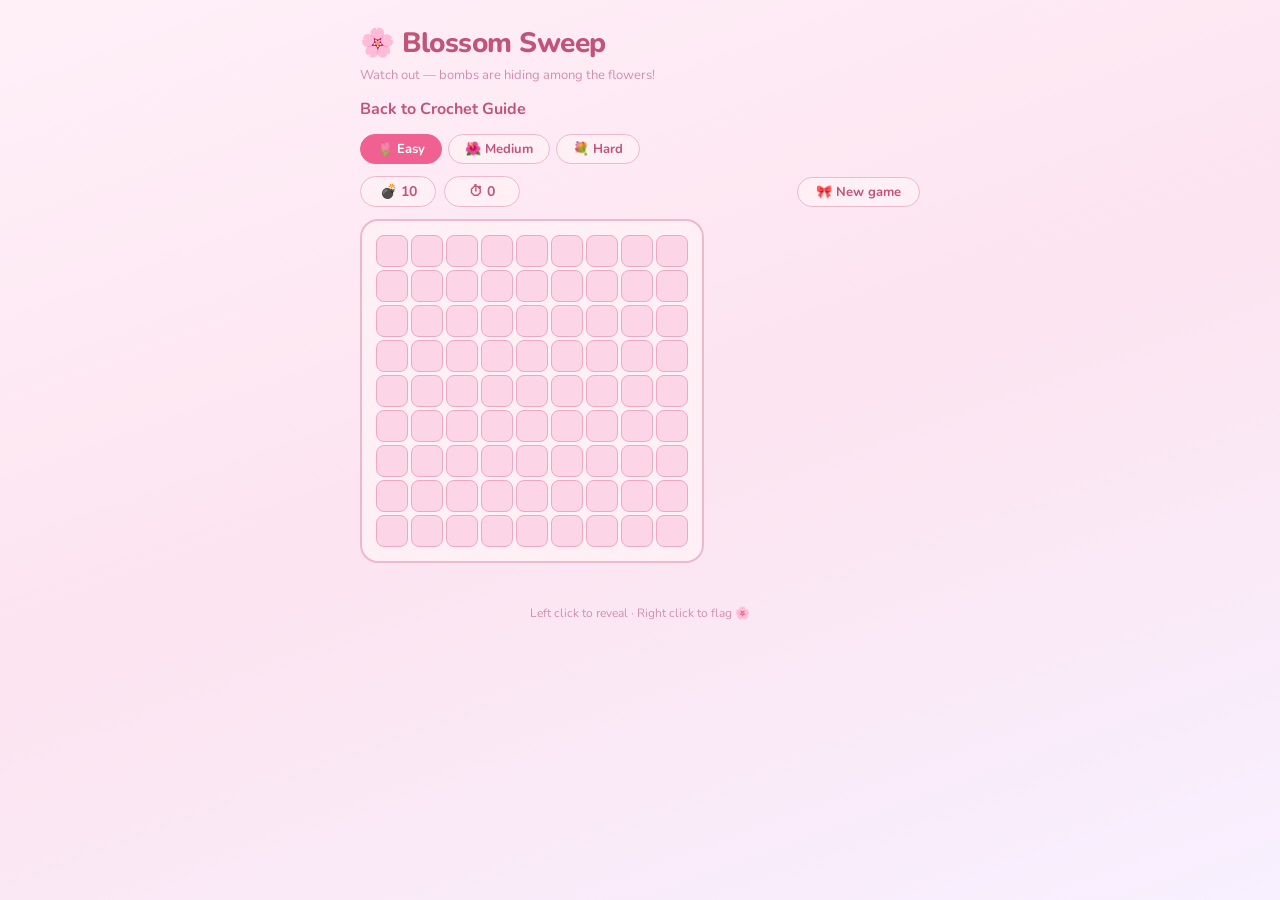
<file: blossom_sweep.html>
<!DOCTYPE html>
<html lang="en">
<head>
<meta charset="UTF-8">
<meta name="viewport" content="width=device-width, initial-scale=1.0">
<title>🌸 Blossom Sweep</title>
<link href="https://fonts.googleapis.com/css2?family=Nunito:wght@400;600;700;800&display=swap" rel="stylesheet">
<style>
  * { box-sizing: border-box; margin: 0; padding: 0; }
  body {
    font-family: 'Nunito', sans-serif;
    background: linear-gradient(160deg, #fff0f8 0%, #fce4f0 50%, #f8f0ff 100%);
    min-height: 100vh;
    display: flex;
    align-items: flex-start;
    justify-content: center;
    padding: 1.5rem 1rem 2rem;
  }
  #gw { width: 100%; max-width: 560px; }
  h1 {
    font-size: 28px; font-weight: 800;
    color: #c2547a;
    margin-bottom: 4px;
    letter-spacing: -0.5px;
  }
  .subtitle { font-size: 13px; color: #d090b0; margin-bottom: 14px; }
  #diff-row { display: flex; gap: 6px; margin-bottom: 12px; flex-wrap: wrap; }
  .db {
    border: 1.5px solid #f0b8cc;
    border-radius: 20px;
    background: #fff0f5;
    padding: 5px 16px;
    font-family: 'Nunito', sans-serif;
    font-size: 13px; font-weight: 700;
    cursor: pointer; color: #c2547a;
    transition: all 0.15s;
  }
  .db:hover { background: #ffe0ec; }
  .db.active { background: #f06090; border-color: #f06090; color: #fff; }
  #top { display: flex; justify-content: space-between; align-items: center; margin-bottom: 12px; }
  .pill {
    background: #fff0f5;
    border: 1.5px solid #f0b8cc;
    border-radius: 20px;
    padding: 5px 16px;
    font-size: 14px; font-weight: 700;
    color: #c2547a;
    min-width: 76px; text-align: center;
  }
  #rb {
    border: 1.5px solid #f0b8cc;
    border-radius: 20px;
    background: #fff0f5;
    padding: 5px 18px;
    font-family: 'Nunito', sans-serif;
    font-size: 13px; font-weight: 700;
    cursor: pointer; color: #c2547a;
    transition: all 0.15s;
  }
  #rb:hover { background: #ffe0ec; }
  #board-wrap { overflow-x: auto; }
  #board {
    display: inline-grid;
    gap: 3px;
    padding: 14px;
    background: #fff0f5;
    border: 2px solid #f0b8cc;
    border-radius: 18px;
  }
  .cell {
    width: 32px; height: 32px;
    display: flex; align-items: center; justify-content: center;
    font-size: 13px; font-weight: 800;
    border-radius: 8px;
    cursor: pointer;
    user-select: none;
    transition: background 0.1s, transform 0.08s;
  }
  .cell.hidden { background: #fcd6e6; border: 1.5px solid #f0a8c0; }
  .cell.hidden:hover { background: #f9c0d8; transform: scale(1.1); }
  .cell.hidden:active { transform: scale(0.93); }
  .cell.flagged { background: #ffe8f4; border: 1.5px solid #f06090; }
  .cell.revealed { background: #fff8fb; border: 1.5px solid #f5cede; cursor: default; }
  .cell.mine-hit { background: #ffc0cb; border: 1.5px solid #f06090; }
  .n1 { color: #7b68ee; } .n2 { color: #20a080; } .n3 { color: #e05070; }
  .n4 { color: #9050c0; } .n5 { color: #c06030; } .n6 { color: #208090; }
  .n7 { color: #b03060; } .n8 { color: #999; }
  #status {
    margin-top: 12px; text-align: center;
    font-size: 15px; font-weight: 700;
    min-height: 24px; color: #c2547a;
  }
  #status.win { color: #d4387a; }
  #status.lose { color: #e05070; }
  #hint { text-align: center; margin-top: 6px; font-size: 12px; color: #d090b0; }
</style>
</head>
<body>
<div id="gw">
  <h1>🌸 Blossom Sweep</h1>
  <p class="subtitle">Watch out — bombs are hiding among the flowers!</p>
  <p style="margin-bottom:14px;"><a href="index.html" style="color:#c2547a; text-decoration:none; font-weight:700;">Back to Crochet Guide</a></p>
  <div id="diff-row">
    <button class="db active" onclick="setDiff('easy')">🌷 Easy</button>
    <button class="db" onclick="setDiff('medium')">🌺 Medium</button>
    <button class="db" onclick="setDiff('hard')">💐 Hard</button>
  </div>
  <div id="top">
    <div style="display:flex;gap:8px">
      <div class="pill" id="mc">💣 0</div>
      <div class="pill" id="td">⏱ 0</div>
    </div>
    <button id="rb" onclick="init()">🎀 New game</button>
  </div>
  <div id="board-wrap"><div id="board"></div></div>
  <div id="status"></div>
  <div id="hint">Left click to reveal · Right click to flag 🌸</div>
</div>

<script>
const DIFFS = {
  easy:   { rows:9,  cols:9,  mines:10 },
  medium: { rows:16, cols:16, mines:40 },
  hard:   { rows:16, cols:30, mines:99 },
};
let diff='easy', grid, rows, cols, mineCount, revealed, flagged, gameOver, timeElapsed, timerInt, firstClick;

function setDiff(d) {
  diff = d;
  document.querySelectorAll('.db').forEach(b => {
    b.classList.toggle('active', b.textContent.toLowerCase().includes(d));
  });
  init();
}

function init() {
  clearInterval(timerInt);
  const cfg = DIFFS[diff];
  rows=cfg.rows; cols=cfg.cols; mineCount=cfg.mines;
  grid     = Array.from({length:rows}, ()=>Array(cols).fill(0));
  revealed = Array.from({length:rows}, ()=>Array(cols).fill(false));
  flagged  = Array.from({length:rows}, ()=>Array(cols).fill(false));
  gameOver=false; firstClick=true; timeElapsed=0;
  document.getElementById('td').textContent='⏱ 0';
  document.getElementById('mc').textContent='💣 '+mineCount;
  document.getElementById('status').textContent='';
  document.getElementById('status').className='';
  renderBoard();
}

function placeMines(sr, sc) {
  let p=0;
  while(p<mineCount){
    const r=Math.floor(Math.random()*rows), c=Math.floor(Math.random()*cols);
    if(grid[r][c]===-1) continue;
    if(Math.abs(r-sr)<=1 && Math.abs(c-sc)<=1) continue;
    grid[r][c]=-1; p++;
  }
  for(let r=0;r<rows;r++) for(let c=0;c<cols;c++) if(grid[r][c]!==-1) grid[r][c]=adj(r,c);
}

function adj(r,c){
  let n=0;
  for(let dr=-1;dr<=1;dr++) for(let dc=-1;dc<=1;dc++){
    const nr=r+dr, nc=c+dc;
    if(nr>=0&&nr<rows&&nc>=0&&nc<cols&&grid[nr][nc]===-1) n++;
  }
  return n;
}

function cellClass(r,c){
  if(!revealed[r][c]&&flagged[r][c]) return 'cell hidden flagged';
  if(!revealed[r][c]) return 'cell hidden';
  if(grid[r][c]===-1) return 'cell revealed mine-hit';
  return 'cell revealed'+(grid[r][c]>0?' n'+grid[r][c]:'');
}

function cellText(r,c){
  if(!revealed[r][c]&&flagged[r][c]) return '🌸';
  if(!revealed[r][c]) return '';
  if(grid[r][c]===-1) return '💣';
  return grid[r][c]>0?grid[r][c]:'';
}

function renderBoard(){
  const b=document.getElementById('board');
  b.style.gridTemplateColumns=`repeat(${cols},32px)`;
  b.innerHTML='';
  for(let r=0;r<rows;r++) for(let c=0;c<cols;c++){
    const el=document.createElement('div');
    el.className=cellClass(r,c);
    el.textContent=cellText(r,c);
    el.dataset.r=r; el.dataset.c=c;
    el.addEventListener('click', onL);
    el.addEventListener('contextmenu', onR);
    b.appendChild(el);
  }
}

function onL(e){
  const r=+e.currentTarget.dataset.r, c=+e.currentTarget.dataset.c;
  if(gameOver||revealed[r][c]||flagged[r][c]) return;
  if(firstClick){
    firstClick=false;
    placeMines(r,c);
    timerInt=setInterval(()=>{ timeElapsed++; document.getElementById('td').textContent='⏱ '+timeElapsed; },1000);
  }
  reveal(r,c);
  updateBoard();
  checkWin();
}

function onR(e){
  e.preventDefault();
  const r=+e.currentTarget.dataset.r, c=+e.currentTarget.dataset.c;
  if(gameOver||revealed[r][c]) return;
  flagged[r][c]=!flagged[r][c];
  document.getElementById('mc').textContent='💣 '+(mineCount-flagged.flat().filter(Boolean).length);
  updateCell(r,c);
}

function reveal(r,c){
  if(r<0||r>=rows||c<0||c>=cols||revealed[r][c]||flagged[r][c]) return;
  revealed[r][c]=true;
  if(grid[r][c]===-1){
    clearInterval(timerInt); gameOver=true;
    for(let rr=0;rr<rows;rr++) for(let cc=0;cc<cols;cc++) if(grid[rr][cc]===-1&&!flagged[rr][cc]) revealed[rr][cc]=true;
    document.getElementById('status').textContent='💥 Oh no! Try again, bestie 💕';
    document.getElementById('status').className='lose';
    return;
  }
  if(grid[r][c]===0) for(let dr=-1;dr<=1;dr++) for(let dc=-1;dc<=1;dc++) reveal(r+dr,c+dc);
}

function checkWin(){
  if(gameOver) return;
  let u=0;
  for(let r=0;r<rows;r++) for(let c=0;c<cols;c++) if(!revealed[r][c]) u++;
  if(u===mineCount){
    clearInterval(timerInt); gameOver=true;
    document.getElementById('status').textContent='🎀 You swept all the blossoms in '+timeElapsed+'s! 🌸';
    document.getElementById('status').className='win';
  }
}

function updateBoard(){
  const cells=document.getElementById('board').children;
  let i=0;
  for(let r=0;r<rows;r++) for(let c=0;c<cols;c++,i++){
    cells[i].className=cellClass(r,c);
    cells[i].textContent=cellText(r,c);
  }
}

function updateCell(r,c){
  const cells=document.getElementById('board').children;
  const el=cells[r*cols+c];
  el.className=cellClass(r,c); el.textContent=cellText(r,c);
}

init();
</script>
</body>
</html>
</file>
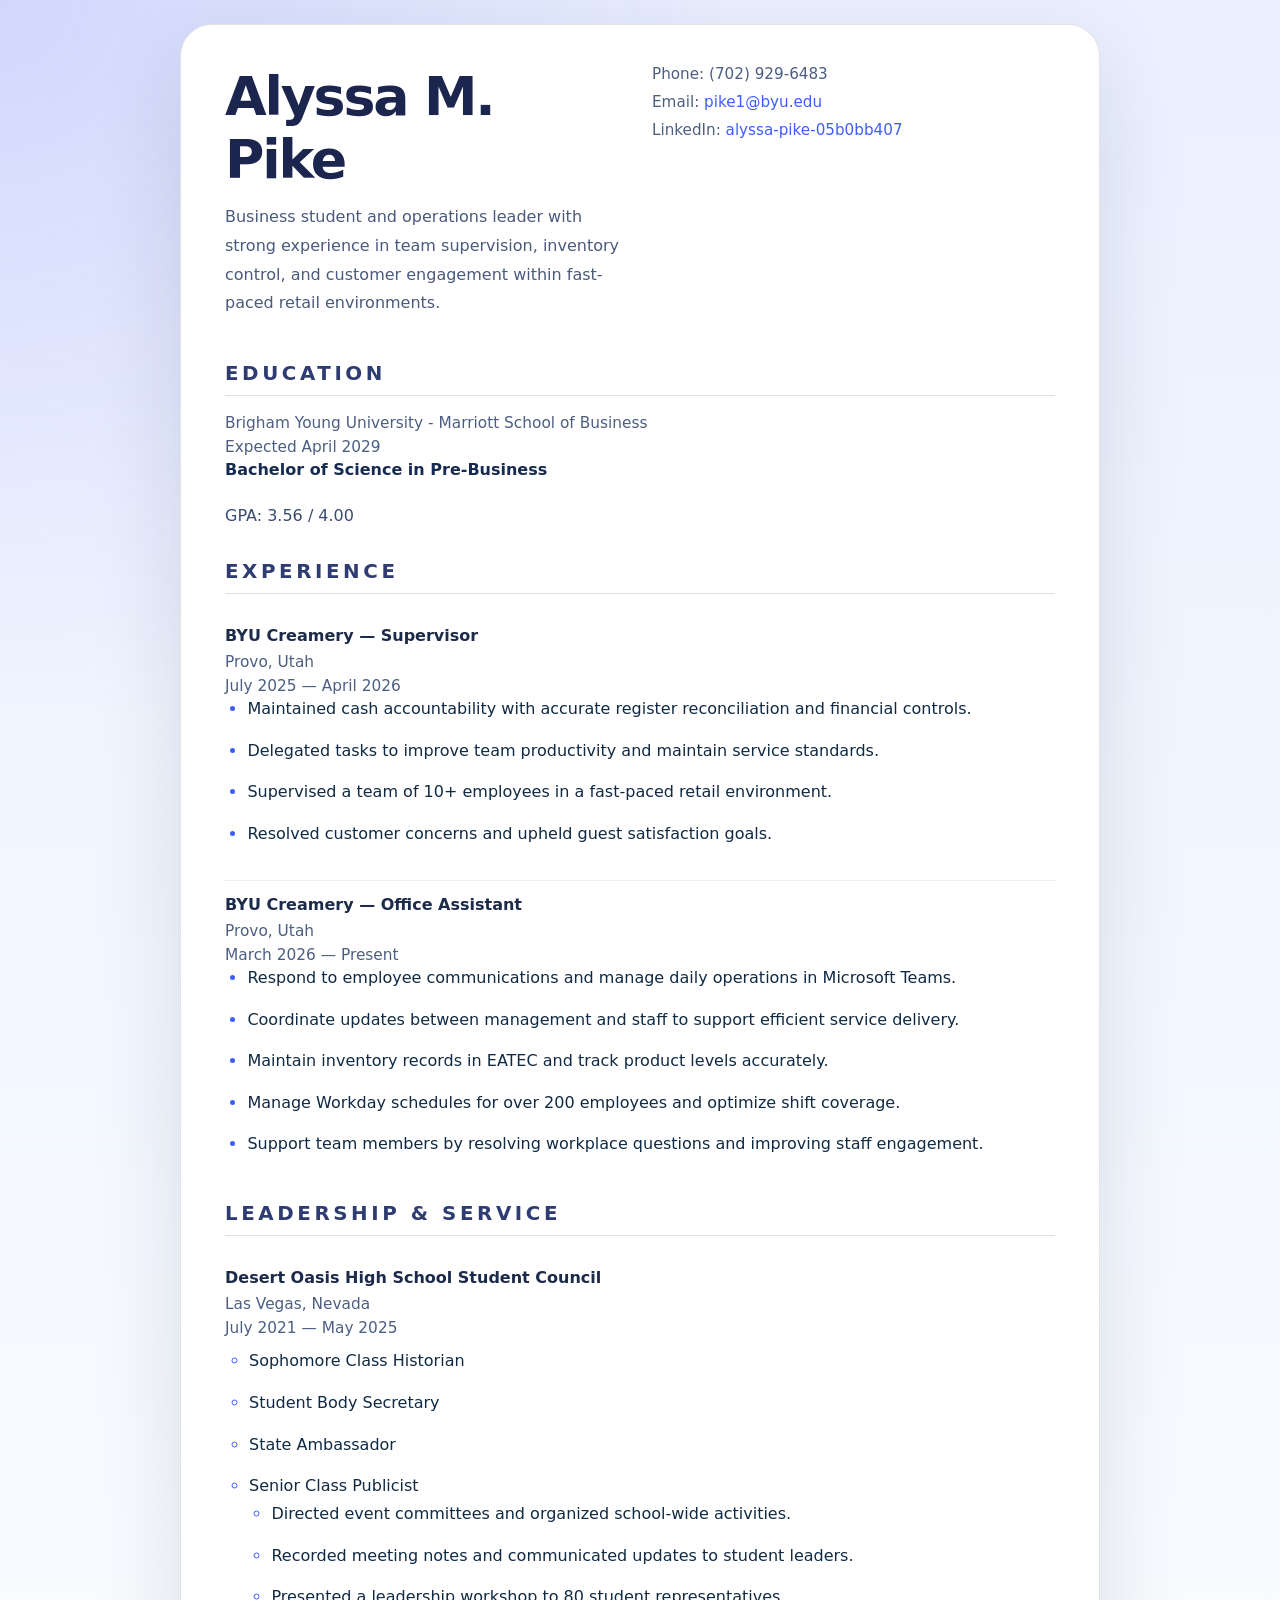
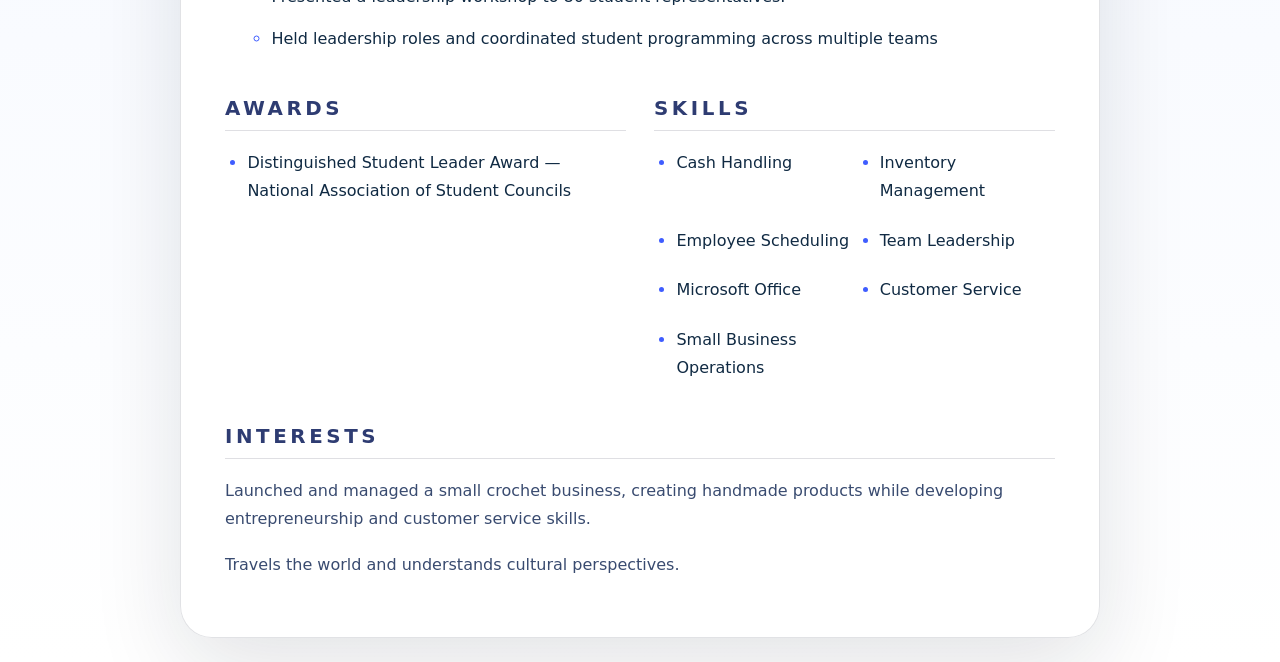
<file: resume.html>
<!DOCTYPE html>
<html lang="en">

<head>
    <meta charset="UTF-8">
    <meta name="viewport" content="width=device-width, initial-scale=1.0">
    <title>Alyssa Pike Resume</title>
    <link rel="stylesheet" href="styles/stylesheets.css">
</head>

<body>
    <div class="resume-container">
        <header class="resume-header">
            <div>
                <h1>Alyssa M. Pike</h1>
                <p class="headline">Business student and operations leader with strong experience in team supervision, inventory control, and customer engagement within fast-paced retail environments.</p>
            </div>

            <div class="contact-block">
                <span>Phone: (702) 929-6483</span>
                <span>Email: <a href="mailto:pike1@byu.edu">pike1@byu.edu</a></span>
                <span>LinkedIn: <a href="https://www.linkedin.com/in/alyssa-pike-05b0bb407/">alyssa-pike-05b0bb407</a></span>
            </div>
        </header>

        <section class="section-block">
            <h2>Education</h2>
            <div class="section-meta">
                <span>Brigham Young University - Marriott School of Business</span>
                <span>Expected April 2029</span>
            </div>
            <p><strong>Bachelor of Science in Pre-Business</strong></p>
            <p>GPA: 3.56 / 4.00</p>
        </section>

        <section class="section-block">
            <h2>Experience</h2>

            <article class="experience-item">
                <h3>BYU Creamery — Supervisor</h3>
                <div class="section-meta">
                    <span>Provo, Utah</span>
                    <span>July 2025 — April 2026</span>
                </div>
                <ul>
                    <li>Maintained cash accountability with accurate register reconciliation and financial controls.</li>
                    <li>Delegated tasks to improve team productivity and maintain service standards.</li>
                    <li>Supervised a team of 10+ employees in a fast-paced retail environment.</li>
                    <li>Resolved customer concerns and upheld guest satisfaction goals.</li>
                </ul>
            </article>

            <article class="experience-item">
                <h3>BYU Creamery — Office Assistant</h3>
                <div class="section-meta">
                    <span>Provo, Utah</span>
                    <span>March 2026 — Present</span>
                </div>
                <ul>
                    <li>Respond to employee communications and manage daily operations in Microsoft Teams.</li>
                    <li>Coordinate updates between management and staff to support efficient service delivery.</li>
                    <li>Maintain inventory records in EATEC and track product levels accurately.</li>
                    <li>Manage Workday schedules for over 200 employees and optimize shift coverage.</li>
                    <li>Support team members by resolving workplace questions and improving staff engagement.</li>
                </ul>
            </article>
        </section>

        <section class="section-block">
            <h2>Leadership & Service</h2>
            <article class="experience-item">
                <h3>Desert Oasis High School Student Council</h3>
                <div class="section-meta">
                    <span>Las Vegas, Nevada</span>
                    <span>July 2021 — May 2025</span>
                </div>
                <ul class="nested-list">
                    <li>Sophomore Class Historian</li>
                    <li>Student Body Secretary</li>
                    <li>State Ambassador</li>
                    <li>Senior Class Publicist
                        <ul>
                            <li>Directed event committees and organized school-wide activities.</li>
                            <li>Recorded meeting notes and communicated updates to student leaders.</li>
                            <li>Presented a leadership workshop to 80 student representatives.</li>
                            <li>Held leadership roles and coordinated student programming across multiple teams</li>
                        </ul>
                    </li>
                </ul>
            </article>
        </section>

        <section class="section-block section-grid">
            <div>
                <h2>Awards</h2>
                <ul>
                    <li>Distinguished Student Leader Award — National Association of Student Councils</li>
                </ul>
            </div>

            <div>
                <h2>Skills</h2>
                <ul class="skill-list">
                    <li>Cash Handling</li>
                    <li>Inventory Management</li>
                    <li>Employee Scheduling</li>
                    <li>Team Leadership</li>
                    <li>Microsoft Office</li>
                    <li>Customer Service</li>
                    <li>Small Business Operations</li>
                </ul>
            </div>
        </section>

        <section class="section-block">
            <h2>Interests</h2>
            <p>Launched and managed a small crochet business, creating handmade products while developing entrepreneurship and customer service skills.</p>
            <p>Travels the world and understands cultural perspectives.</p>
        </section>
    </div>
</body>

</html>
</file>
<file: styles/stylesheets.css>
:root {
    color-scheme: light;
    font-family: "Inter", "Segoe UI", system-ui, sans-serif;
    background: #f3f7ff;
    color: #102a43;
}

* {
    box-sizing: border-box;
}

body {
    margin: 0;
    min-height: 100vh;
    background: radial-gradient(circle at top left, rgba(99,102,241,0.18), transparent 28%),
        linear-gradient(180deg, #eaf0ff 0%, #f3f7ff 45%, #ffffff 100%);
    display: flex;
    justify-content: center;
    align-items: center;
    padding: 24px;
}

.resume-container {
    width: min(100%, 920px);
    margin: 0 auto;
    padding: 40px 44px;
    background: rgba(255, 255, 255, 0.98);
    border: 1px solid rgba(15, 23, 42, 0.12);
    border-radius: 32px;
    box-shadow: 0 28px 90px rgba(15, 23, 42, 0.12);
}

h1 {
    margin: 0 0 8px;
    font-size: clamp(2.6rem, 2.2vw + 1.6rem, 3.4rem);
    letter-spacing: -0.04em;
    color: #1b254d;
}

.resume-header {
    display: flex;
    flex-wrap: wrap;
    justify-content: space-between;
    gap: 24px;
    align-items: flex-start;
    margin-bottom: 32px;
}

.resume-header > div {
    flex: 1 1 320px;
}

.headline {
    margin: 12px 0 0;
    max-width: 680px;
    color: #4a5a7c;
    font-size: 1rem;
    line-height: 1.8;
}

.contact-block {
    display: grid;
    gap: 10px;
    font-size: 0.95rem;
    color: #4c5f82;
}

.contact-block a {
    color: #3f5dff;
}

h2 {
    margin: 0 0 18px;
    font-size: 1.24rem;
    color: #2e3c72;
    text-transform: uppercase;
    letter-spacing: 0.18em;
    border-bottom: 1px solid rgba(56, 59, 83, 0.16);
    padding-bottom: 10px;
}

h3 {
    margin: 0 0 8px;
    font-size: 1rem;
    color: #1c2b4a;
}

p,
ul {
    margin: 0 0 18px;
    line-height: 1.75;
}

p {
    color: #394b70;
}

ul {
    padding-left: 1.4rem;
    list-style: disc;
}

li {
    margin-bottom: 0.85rem;
}

li::marker {
    color: #3f5dff;
}

a {
    color: #3f5dff;
    text-decoration: none;
}

a:hover {
    text-decoration: underline;
}

hr {
    border: none;
    border-top: 1px solid rgba(56, 59, 83, 0.12);
    margin: 30px 0;
}

.section-meta {
    display: flex;
    flex-wrap: wrap;
    gap: 12px;
    color: #4c5f82;
    font-size: 0.96rem;
}

.section-meta span {
    display: inline-block;
}

.experience-item,
.leadership-item {
    padding: 18px 0;
    border-bottom: 1px solid rgba(56, 59, 83, 0.08);
}

.experience-item:last-of-type,
.leadership-item:last-of-type {
    border-bottom: none;
}

.nested-list {
    margin-top: 10px;
    padding-left: 1.5rem;
}

.nested-list li {
    list-style-type: circle;
}

.section-block {
    padding-top: 12px;
}

.section-grid {
    display: grid;
    grid-template-columns: repeat(auto-fit, minmax(260px, 1fr));
    gap: 28px;
}

.skill-list {
    display: grid;
    grid-template-columns: repeat(2, minmax(0, max-content));
    gap: 8px 28px;
    padding-left: 1.4rem;
}

.resume-container p strong {
    color: #172a4f;
}

@media (max-width: 680px) {
    .resume-container {
        padding: 28px 24px;
    }

    .resume-header {
        align-items: stretch;
    }

    .skill-list {
        grid-template-columns: 1fr;
    }
}

.section-meta {
    display: grid;
    gap: 6px;
    color: #4c5f82;
}

.section-meta strong {
    color: #1a2b48;
}

.experience-item,
.leadership-item {
    padding: 14px 0;
    border-bottom: 1px solid rgba(56, 59, 83, 0.08);
}

.experience-item:last-of-type,
.leadership-item:last-of-type {
    border-bottom: none;
}

.nested-list {
    margin-top: 10px;
    padding-left: 1.5rem;
}

.nested-list li {
    list-style-type: circle;
}

.contact-block {
    margin-bottom: 24px;
}

.section-block {
    padding-top: 12px;
}

.resume-container p strong {
    color: #172a4f;
}
</file>
